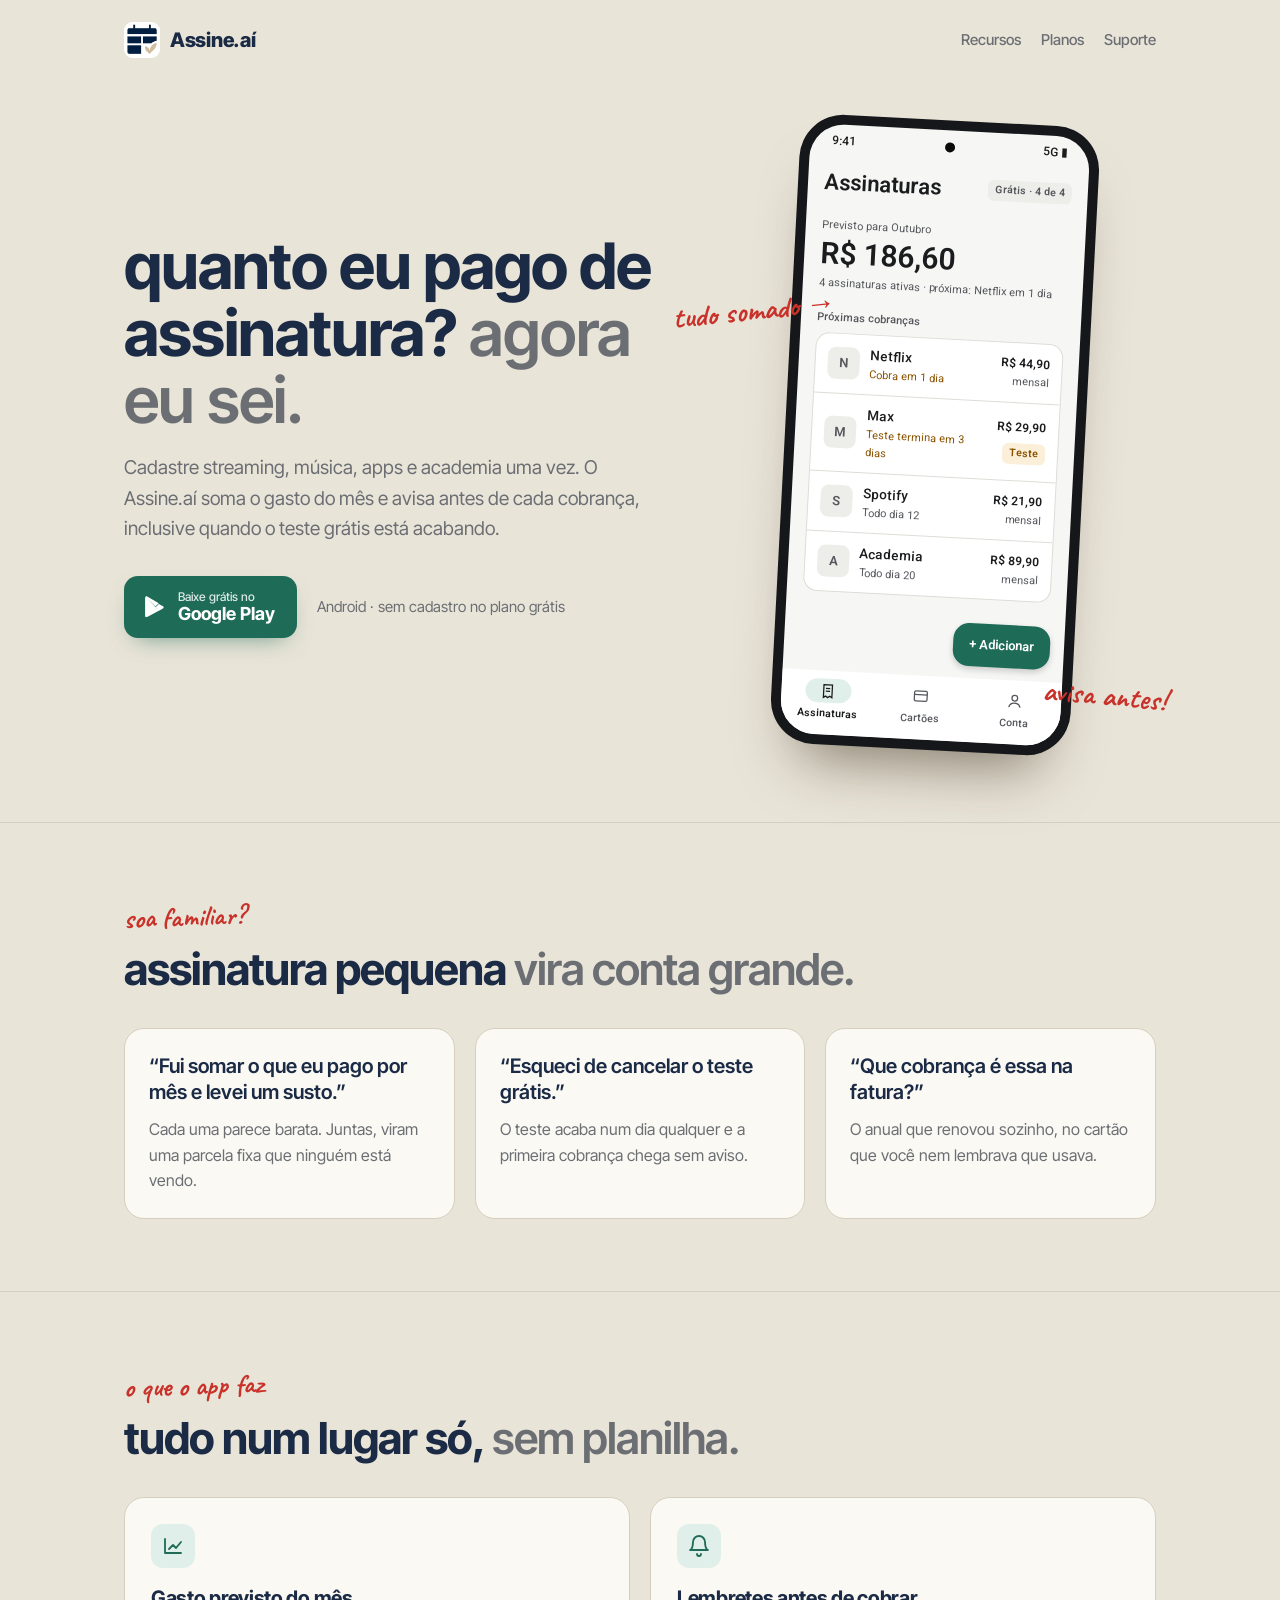
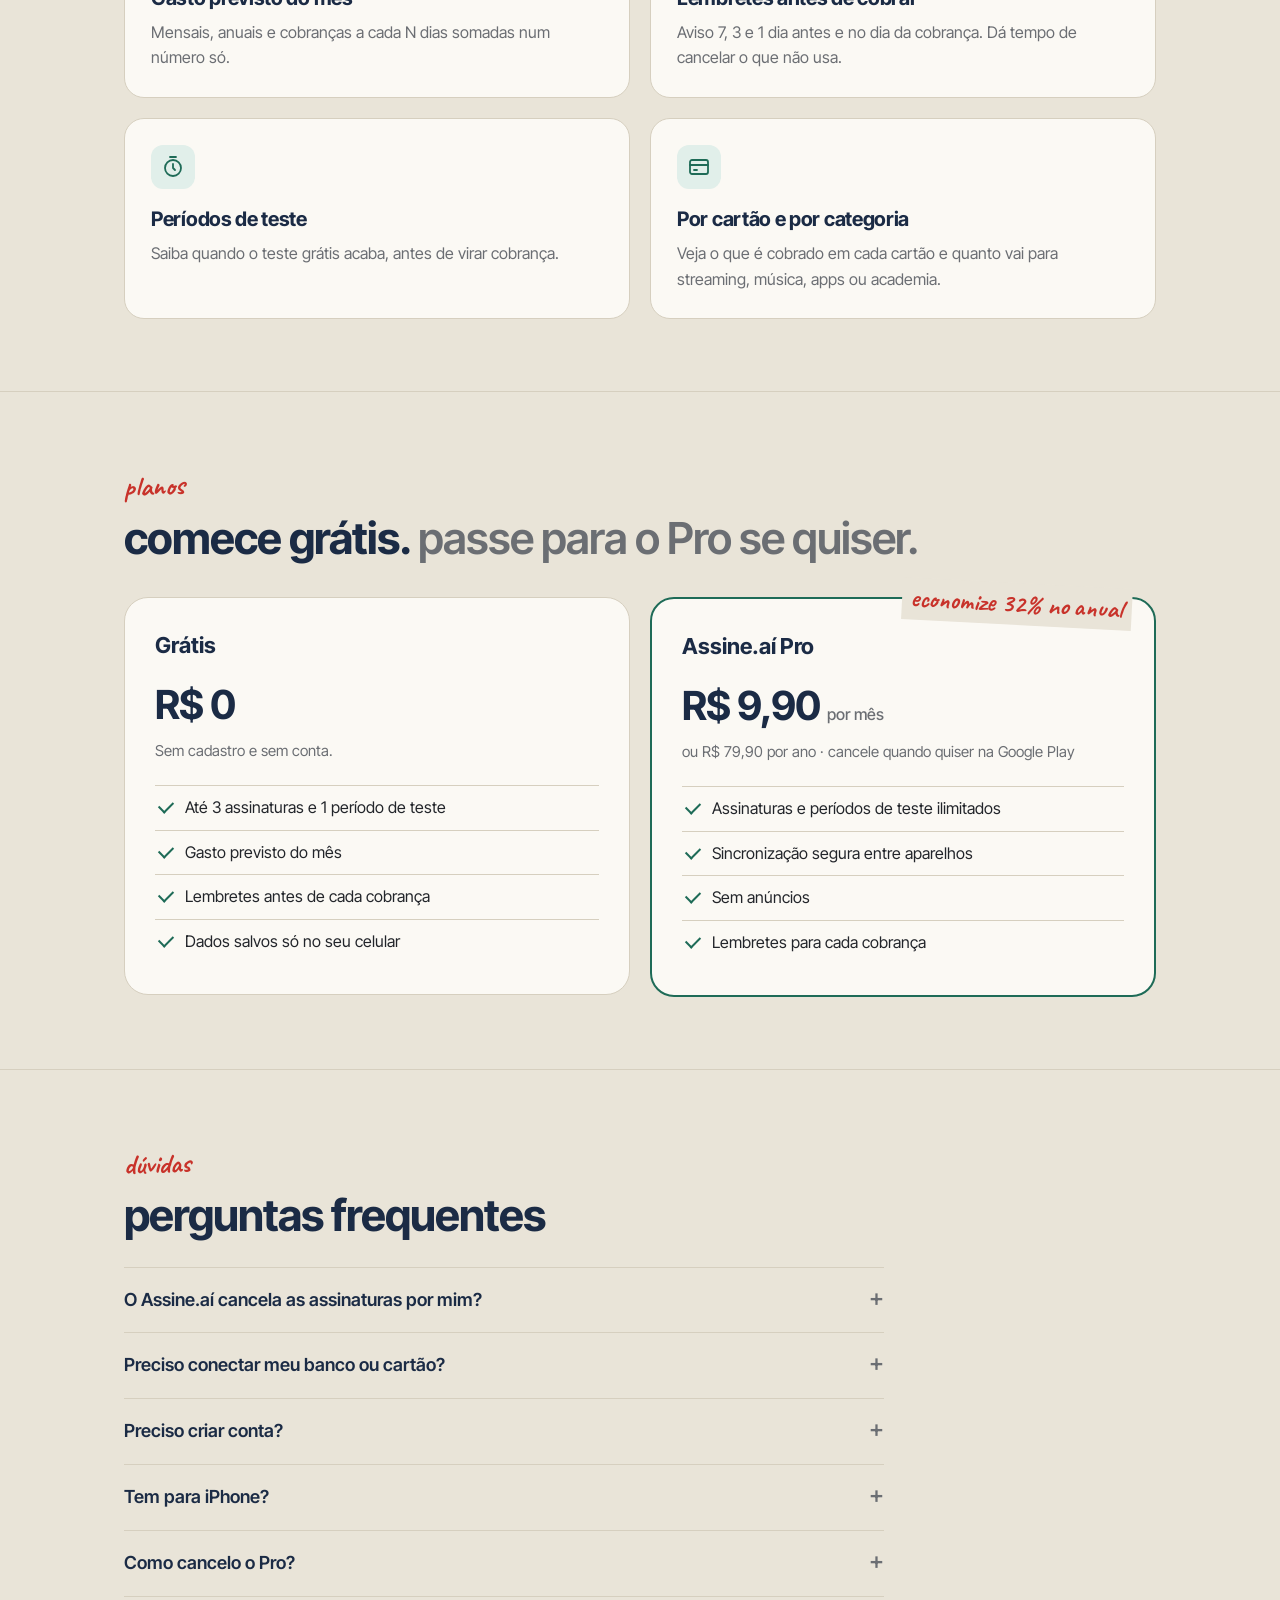
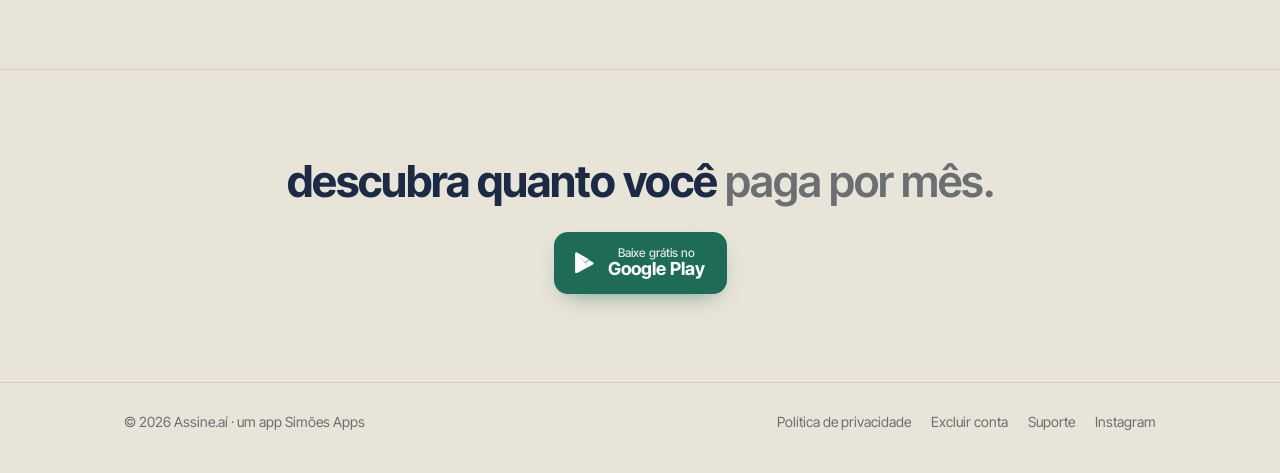
<file: index.html>
<!doctype html>
<html lang="pt-BR">
<head>
  <meta charset="utf-8">
  <meta name="viewport" content="width=device-width, initial-scale=1">
  <title>Assine.aí — suas assinaturas em um só lugar</title>
  <meta name="description" content="Organize suas assinaturas, veja quanto sai por mês e seja lembrado antes de cada cobrança. Grátis para Android.">
  <link rel="canonical" href="https://assineai.simoesapps.com.br/">
  <meta property="og:title" content="Assine.aí — suas assinaturas em um só lugar">
  <meta property="og:description" content="Veja quanto suas assinaturas custam por mês e seja lembrado antes de cada cobrança.">
  <meta property="og:image" content="https://assineai.simoesapps.com.br/icon.png">
  <meta property="og:url" content="https://assineai.simoesapps.com.br/">
  <meta property="og:locale" content="pt_BR">
  <link rel="icon" href="favicon.png">
  <link rel="preconnect" href="https://fonts.googleapis.com">
  <link rel="preconnect" href="https://fonts.gstatic.com" crossorigin>
  <link href="https://fonts.googleapis.com/css2?family=Caveat:wght@600;700&family=Inter+Tight:wght@500;600;700;800&family=Roboto:wght@400;500;600&display=swap" rel="stylesheet">
  <style>
    :root {
      --bg: #E9E4D8;
      --paper: #FBF9F4;
      --navy: #1B2B45;
      --grey: #6B6E73;
      --ink: #22252A;
      --pen: #C8322A;
      --line: #D6CFBF;
      --cta: #1E6B57;
      --cta-ink: #FFFFFF;
      /* app palette (light), used inside the phone */
      --a-ink: #1B1C1E; --a-soft: #55575C; --a-canvas: #F6F6F4; --a-surface: #FFFFFF;
      --a-muted: #EDEDEA; --a-line: #DDDDD8; --a-accent: #1E6B57; --a-wash: #E1EFEA;
      --a-warn: #8A5300; --a-warnwash: #FBEFD9;
      color-scheme: light;
    }
    @media (prefers-color-scheme: dark) {
      :root:not([data-theme="light"]) {
        --bg: #16181B; --paper: #1E2024; --navy: #E6E9EF; --grey: #9A9DA3; --ink: #E3E4E6;
        --pen: #F07A6E; --line: #2E3136; --cta: #7FC8AF; --cta-ink: #0F2A22;
        color-scheme: dark;
      }
    }
    :root[data-theme="dark"] {
      --bg: #16181B; --paper: #1E2024; --navy: #E6E9EF; --grey: #9A9DA3; --ink: #E3E4E6;
      --pen: #F07A6E; --line: #2E3136; --cta: #7FC8AF; --cta-ink: #0F2A22;
      color-scheme: dark;
    }

    * { box-sizing: border-box; }
    html { scroll-behavior: smooth; }
    body {
      margin: 0;
      background: var(--bg);
      color: var(--ink);
      font: 17px/1.6 'Inter Tight', system-ui, -apple-system, 'Segoe UI', Roboto, sans-serif;
      overflow-x: hidden;
    }
    a { color: inherit; }
    .wrap { max-width: 1080px; margin: 0 auto; padding: 0 24px; }

    /* header */
    .top { display: flex; align-items: center; justify-content: space-between; gap: 16px; padding-block: 22px; }
    .brand { display: flex; align-items: center; gap: 10px; text-decoration: none; font-weight: 800; font-size: 20px; color: var(--navy); letter-spacing: -0.3px; }
    .brand img { width: 36px; height: 36px; border-radius: 9px; background: #fff; }
    .top nav { display: flex; gap: 20px; font-size: 15px; }
    .top nav a { text-decoration: none; color: var(--grey); font-weight: 500; }
    .top nav a:hover { color: var(--navy); }

    /* hero */
    .hero { display: grid; grid-template-columns: 1.1fr 0.9fr; gap: 48px; align-items: center; padding-block: 40px 72px; }
    h1, h2 { color: var(--navy); font-weight: 700; letter-spacing: -1px; line-height: 1.05; margin: 0; }
    h1 { font-size: clamp(40px, 6vw, 64px); }
    h2 { font-size: clamp(30px, 4.4vw, 44px); }
    h1 span, h2 span { color: var(--grey); font-weight: 600; }
    .lead { font-size: 19px; color: var(--grey); margin: 20px 0 32px; max-width: 30em; }
    .pen { font-family: 'Caveat', cursive; color: var(--pen); font-weight: 700; line-height: 1; }

    .cta-row { display: flex; flex-wrap: wrap; align-items: center; gap: 16px 20px; }
    .play {
      display: inline-flex; align-items: center; gap: 12px;
      background: var(--cta); color: var(--cta-ink); text-decoration: none;
      padding: 14px 22px 14px 18px; border-radius: 14px; font-weight: 600; font-size: 17px;
      box-shadow: 0 10px 24px -12px rgba(30,107,87,.7);
      transition: transform .15s ease;
    }
    .play:hover { transform: translateY(-1px); }
    .play svg { width: 24px; height: 24px; flex: none; }
    .play small { display: block; font-size: 12px; font-weight: 500; opacity: .85; line-height: 1.1; }
    .play b { display: block; font-size: 18px; line-height: 1.15; }
    .cta-note { font-size: 15px; color: var(--grey); }

    /* phone */
    .stage { position: relative; display: flex; justify-content: center; }
    .phone {
      width: 300px; border-radius: 44px; background: #15171A; padding: 10px;
      box-shadow: 0 40px 60px -30px rgba(40,30,10,.55);
      transform: rotate(3deg);
    }
    .screen {
      border-radius: 34px; overflow: hidden; background: var(--a-canvas); color: var(--a-ink);
      font-family: Roboto, sans-serif; position: relative; height: 610px;
    }
    .sb { height: 30px; display: flex; justify-content: space-between; align-items: center; padding: 4px 22px 0; font-size: 12px; font-weight: 500; }
    .sb i { width: 10px; height: 10px; border-radius: 50%; background: #0b0b0c; }
    .dash { padding: 10px 16px; }
    .trow { display: flex; align-items: center; justify-content: space-between; }
    .trow h3 { margin: 0; font-size: 22px; font-weight: 600; }
    .pill { display: inline-block; padding: 2px 7px; border-radius: 6px; font-size: 10.5px; font-weight: 600; background: var(--a-muted); color: var(--a-soft); }
    .pill.warn { background: var(--a-warnwash); color: var(--a-warn); }
    .s { font-size: 11px; color: var(--a-soft); line-height: 1.4; }
    .big { font-size: 30px; font-weight: 600; line-height: 1.1; margin: 3px 0 6px; font-variant-numeric: tabular-nums; }
    .lbl { font-size: 11px; font-weight: 500; color: var(--a-soft); margin: 18px 0 6px; }
    .list { background: var(--a-surface); border: 1px solid var(--a-line); border-radius: 14px; overflow: hidden; }
    .tile { display: flex; align-items: center; gap: 10px; padding: 10px 12px; }
    .tile + .tile { border-top: 1px solid var(--a-line); }
    .av { width: 32px; height: 32px; border-radius: 8px; background: var(--a-muted); display: grid; place-items: center; color: var(--a-soft); font-weight: 600; font-size: 13px; flex: none; }
    .tm { flex: 1; min-width: 0; }
    .tn { font-size: 13.5px; font-weight: 500; }
    .td { font-size: 11px; color: var(--a-soft); }
    .td.warn { color: var(--a-warn); }
    .tr { text-align: right; }
    .tp { font-size: 12px; font-weight: 600; font-variant-numeric: tabular-nums; }
    .fab { position: absolute; right: 14px; bottom: 76px; background: var(--a-accent); color: #fff; border-radius: 16px; padding: 11px 16px; font-size: 13px; font-weight: 600; box-shadow: 0 3px 6px rgba(0,0,0,.18); }
    .nav { position: absolute; left: 0; right: 0; bottom: 0; height: 64px; background: var(--a-surface); display: flex; padding-top: 8px; }
    .nav div { flex: 1; display: flex; flex-direction: column; align-items: center; gap: 3px; font-size: 10.5px; font-weight: 500; color: var(--a-soft); }
    .nav span { width: 46px; height: 24px; border-radius: 12px; display: grid; place-items: center; }
    .nav span svg { width: 17px; height: 17px; fill: none; stroke: currentColor; stroke-width: 1.8; }
    .nav .on { color: var(--a-ink); font-weight: 600; }
    .nav .on span { background: var(--a-wash); }

    .note-pen { position: absolute; z-index: 2; font-size: 30px; transform: rotate(-6deg); white-space: nowrap; }
    .note-a { left: -40px; top: 175px; }
    .note-b { right: -10px; bottom: 40px; transform: rotate(5deg); }
    svg.ink { position: absolute; overflow: visible; pointer-events: none; }
    svg.ink path { fill: none; stroke: var(--pen); stroke-width: 3; stroke-linecap: round; stroke-linejoin: round; }

    /* sections */
    section { padding: 72px 0; }
    .rule { border-top: 1px solid var(--line); }
    .kicker { font-family: 'Caveat', cursive; color: var(--pen); font-size: 28px; font-weight: 700; margin: 0 0 6px; transform: rotate(-2deg); display: inline-block; }

    .pains { display: grid; grid-template-columns: repeat(3, 1fr); gap: 20px; margin-top: 36px; }
    .pain { background: var(--paper); border: 1px solid var(--line); border-radius: 20px; padding: 24px; }
    .pain q { display: block; font-size: 20px; font-weight: 600; color: var(--navy); line-height: 1.3; quotes: "“" "”"; }
    .pain p { margin: 12px 0 0; color: var(--grey); font-size: 16px; }

    .feats { display: grid; grid-template-columns: repeat(2, 1fr); gap: 20px; margin-top: 36px; }
    .feat { background: var(--paper); border: 1px solid var(--line); border-radius: 20px; padding: 26px; }
    .feat .ic { width: 44px; height: 44px; border-radius: 12px; background: var(--a-wash); color: var(--a-accent); display: grid; place-items: center; margin-bottom: 14px; }
    .feat .ic svg { width: 24px; height: 24px; fill: none; stroke: currentColor; stroke-width: 1.8; stroke-linecap: round; stroke-linejoin: round; }
    .feat h3 { margin: 0 0 6px; font-size: 20px; color: var(--navy); letter-spacing: -0.3px; }
    .feat p { margin: 0; color: var(--grey); font-size: 16px; }

    .plans { display: grid; grid-template-columns: repeat(2, 1fr); gap: 20px; margin-top: 36px; align-items: start; }
    .plan { background: var(--paper); border: 1px solid var(--line); border-radius: 24px; padding: 30px; position: relative; }
    .plan.pro { border: 2px solid var(--cta); }
    .plan h3 { margin: 0; font-size: 22px; color: var(--navy); }
    .price { font-size: 40px; font-weight: 700; color: var(--navy); letter-spacing: -1px; margin: 10px 0 2px; }
    .price small { font-size: 16px; font-weight: 500; color: var(--grey); letter-spacing: 0; }
    .alt { color: var(--grey); font-size: 15px; margin: 0; }
    .plan ul { list-style: none; padding: 0; margin: 22px 0 0; }
    .plan li { padding: 9px 0 9px 30px; position: relative; border-top: 1px solid var(--line); font-size: 16px; }
    .plan li::before { content: ""; position: absolute; left: 4px; top: 15px; width: 12px; height: 7px; border-left: 2.5px solid var(--cta); border-bottom: 2.5px solid var(--cta); transform: rotate(-45deg); }
    .tag { position: absolute; top: -16px; right: 22px; font-family: 'Caveat', cursive; font-size: 26px; font-weight: 700; color: var(--pen); background: var(--bg); padding: 0 8px; transform: rotate(3deg); }

    .faq { margin-top: 28px; max-width: 760px; }
    .faq details { border-top: 1px solid var(--line); padding: 18px 0; }
    .faq details:last-child { border-bottom: 1px solid var(--line); }
    .faq summary { cursor: pointer; font-weight: 600; font-size: 18px; color: var(--navy); list-style: none; display: flex; justify-content: space-between; gap: 16px; }
    .faq summary::-webkit-details-marker { display: none; }
    .faq summary::after { content: "+"; font-weight: 500; color: var(--grey); font-size: 24px; line-height: 1; }
    .faq details[open] summary::after { content: "–"; }
    .faq p { margin: 10px 0 0; color: var(--grey); }

    .final { text-align: center; padding: 88px 0; }
    .final h2 { margin-bottom: 28px; }
    .final .cta-row { justify-content: center; }

    footer { border-top: 1px solid var(--line); padding: 28px 0 40px; font-size: 14px; color: var(--grey); }
    footer .wrap { display: flex; flex-wrap: wrap; gap: 12px 24px; justify-content: space-between; }
    footer nav { display: flex; flex-wrap: wrap; gap: 8px 20px; }
    footer a { text-decoration: none; }
    footer a:hover { color: var(--navy); }

    @media (max-width: 860px) {
      .hero { grid-template-columns: 1fr; gap: 56px; padding-block-start: 48px; }
      .pains, .feats, .plans { grid-template-columns: 1fr; }
          }
    @media (max-width: 520px) {
      .wrap { padding: 0 16px; }
      .top nav { gap: 14px; font-size: 14px; }
      .top nav .hide-sm { display: none; }
      .phone { width: 264px; }
      .screen { height: 540px; }
      .note-pen { display: none; }
      section { padding: 56px 0; }
    }
    @media (prefers-reduced-motion: reduce) { html { scroll-behavior: auto; } .play { transition: none; } }
  </style>
</head>
<body>
  <header class="wrap top">
    <a class="brand" href="./"><img src="icon.png" alt="">Assine.aí</a>
    <nav>
      <a class="hide-sm" href="#recursos">Recursos</a>
      <a href="#planos">Planos</a>
      <a href="suporte.html">Suporte</a>
    </nav>
  </header>

  <main>
    <div class="wrap hero">
      <div>
        <h1>quanto eu pago de assinatura? <span>agora eu sei.</span></h1>
        <p class="lead">Cadastre streaming, música, apps e academia uma vez. O Assine.aí soma o gasto do mês e avisa antes de cada cobrança, inclusive quando o teste grátis está acabando.</p>
        <div class="cta-row">
          <a class="play" href="https://play.google.com/store/apps/details?id=com.gsimoes.app.subs_manager" rel="noopener">
            <svg viewBox="0 0 24 24" aria-hidden="true"><path fill="currentColor" d="M3.6 1.8c-.3.3-.5.8-.5 1.4v17.6c0 .6.2 1.1.5 1.4l.1.1 9.9-9.9v-.2L3.7 1.7l-.1.1Zm13.3 13.9-3.3-3.3v-.2l3.3-3.3.1.1 3.9 2.2c1.1.6 1.1 1.7 0 2.3l-3.9 2.2h-.1Zm-.1.1L13.4 12 3.6 21.8c.4.4.9.4 1.6.1l11.6-6.1M16.8 8.2 5.2 1.6c-.7-.4-1.2-.3-1.6.1l9.8 9.8 3.4-3.3Z"/></svg>
            <span><small>Baixe grátis no</small><b>Google Play</b></span>
          </a>
          <span class="cta-note">Android · sem cadastro no plano grátis</span>
        </div>
      </div>

      <div class="stage" aria-hidden="true">
        <span class="pen note-pen note-a">tudo somado →</span>
        <div class="phone">
          <div class="screen">
            <div class="sb"><span>9:41</span><i></i><span>5G ▮</span></div>
            <div class="dash">
              <div class="trow"><h3>Assinaturas</h3><span class="pill">Grátis · 4 de 4</span></div>
              <div style="margin-top:18px" class="s">Previsto para Outubro</div>
              <div class="big">R$ 186,60</div>
              <div class="s">4 assinaturas ativas · próxima: Netflix em 1 dia</div>
              <div class="lbl">Próximas cobranças</div>
              <div class="list">
                <div class="tile"><div class="av">N</div><div class="tm"><div class="tn">Netflix</div><div class="td warn">Cobra em 1 dia</div></div><div class="tr"><div class="tp">R$ 44,90</div><div class="td">mensal</div></div></div>
                <div class="tile"><div class="av">M</div><div class="tm"><div class="tn">Max</div><div class="td warn">Teste termina em 3 dias</div></div><div class="tr"><div class="tp">R$ 29,90</div><span class="pill warn">Teste</span></div></div>
                <div class="tile"><div class="av">S</div><div class="tm"><div class="tn">Spotify</div><div class="td">Todo dia 12</div></div><div class="tr"><div class="tp">R$ 21,90</div><div class="td">mensal</div></div></div>
                <div class="tile"><div class="av">A</div><div class="tm"><div class="tn">Academia</div><div class="td">Todo dia 20</div></div><div class="tr"><div class="tp">R$ 89,90</div><div class="td">mensal</div></div></div>
              </div>
            </div>
            <div class="fab">+ Adicionar</div>
            <div class="nav">
              <div class="on"><span><svg viewBox="0 0 24 24"><path d="M6 3h12v18l-3-2-3 2-3-2-3 2V3Z"/><path d="M9 8h6M9 12h6"/></svg></span>Assinaturas</div>
              <div><span><svg viewBox="0 0 24 24"><rect x="3" y="5" width="18" height="14" rx="2"/><path d="M3 10h18"/></svg></span>Cartões</div>
              <div><span><svg viewBox="0 0 24 24"><circle cx="12" cy="8" r="4"/><path d="M4 21c1-4 4-6 8-6s7 2 8 6"/></svg></span>Conta</div>
            </div>
          </div>
        </div>
        <span class="pen note-pen note-b">avisa antes!</span>
      </div>
    </div>

    <section class="rule">
      <div class="wrap">
        <p class="kicker">soa familiar?</p>
        <h2>assinatura pequena <span>vira conta grande.</span></h2>
        <div class="pains">
          <div class="pain"><q>Fui somar o que eu pago por mês e levei um susto.</q><p>Cada uma parece barata. Juntas, viram uma parcela fixa que ninguém está vendo.</p></div>
          <div class="pain"><q>Esqueci de cancelar o teste grátis.</q><p>O teste acaba num dia qualquer e a primeira cobrança chega sem aviso.</p></div>
          <div class="pain"><q>Que cobrança é essa na fatura?</q><p>O anual que renovou sozinho, no cartão que você nem lembrava que usava.</p></div>
        </div>
      </div>
    </section>

    <section class="rule" id="recursos">
      <div class="wrap">
        <p class="kicker">o que o app faz</p>
        <h2>tudo num lugar só, <span>sem planilha.</span></h2>
        <div class="feats">
          <div class="feat">
            <div class="ic"><svg viewBox="0 0 24 24"><path d="M4 19V5M4 19h16"/><path d="M8 15l4-4 3 3 5-6"/></svg></div>
            <h3>Gasto previsto do mês</h3>
            <p>Mensais, anuais e cobranças a cada N dias somadas num número só.</p>
          </div>
          <div class="feat">
            <div class="ic"><svg viewBox="0 0 24 24"><path d="M6 8a6 6 0 1 1 12 0c0 7 3 8 3 8H3s3-1 3-8"/><path d="M10 20a2 2 0 0 0 4 0"/></svg></div>
            <h3>Lembretes antes de cobrar</h3>
            <p>Aviso 7, 3 e 1 dia antes e no dia da cobrança. Dá tempo de cancelar o que não usa.</p>
          </div>
          <div class="feat">
            <div class="ic"><svg viewBox="0 0 24 24"><circle cx="12" cy="13" r="8"/><path d="M12 9v4l2 2M9 2h6"/></svg></div>
            <h3>Períodos de teste</h3>
            <p>Saiba quando o teste grátis acaba, antes de virar cobrança.</p>
          </div>
          <div class="feat">
            <div class="ic"><svg viewBox="0 0 24 24"><rect x="3" y="5" width="18" height="14" rx="2"/><path d="M3 10h18M7 15h3"/></svg></div>
            <h3>Por cartão e por categoria</h3>
            <p>Veja o que é cobrado em cada cartão e quanto vai para streaming, música, apps ou academia.</p>
          </div>
        </div>
      </div>
    </section>

    <section class="rule" id="planos">
      <div class="wrap">
        <p class="kicker">planos</p>
        <h2>comece grátis. <span>passe para o Pro se quiser.</span></h2>
        <div class="plans">
          <div class="plan">
            <h3>Grátis</h3>
            <div class="price">R$ 0</div>
            <p class="alt">Sem cadastro e sem conta.</p>
            <ul>
              <li>Até 3 assinaturas e 1 período de teste</li>
              <li>Gasto previsto do mês</li>
              <li>Lembretes antes de cada cobrança</li>
              <li>Dados salvos só no seu celular</li>
            </ul>
          </div>
          <div class="plan pro">
            <span class="tag">economize 32% no anual</span>
            <h3>Assine.aí Pro</h3>
            <div class="price">R$ 9,90 <small>por mês</small></div>
            <p class="alt">ou R$ 79,90 por ano · cancele quando quiser na Google Play</p>
            <ul>
              <li>Assinaturas e períodos de teste ilimitados</li>
              <li>Sincronização segura entre aparelhos</li>
              <li>Sem anúncios</li>
              <li>Lembretes para cada cobrança</li>
            </ul>
          </div>
        </div>
      </div>
    </section>

    <section class="rule">
      <div class="wrap">
        <p class="kicker">dúvidas</p>
        <h2>perguntas frequentes</h2>
        <div class="faq">
          <details>
            <summary>O Assine.aí cancela as assinaturas por mim?</summary>
            <p>Não. Ele mostra quanto você paga e avisa antes de cada cobrança. O cancelamento é feito no próprio serviço (Netflix, Spotify etc.).</p>
          </details>
          <details>
            <summary>Preciso conectar meu banco ou cartão?</summary>
            <p>Não. Você cadastra as assinaturas à mão. O cartão no app é só um nome para agrupar as cobranças, sem número nem dado bancário.</p>
          </details>
          <details>
            <summary>Preciso criar conta?</summary>
            <p>No plano grátis, não: tudo fica salvo só no seu celular. No Pro você entra com sua conta para sincronizar entre aparelhos.</p>
          </details>
          <details>
            <summary>Tem para iPhone?</summary>
            <p>Por enquanto o Assine.aí é só para Android.</p>
          </details>
          <details>
            <summary>Como cancelo o Pro?</summary>
            <p>Pela Google Play, em Pagamentos e assinaturas. Você mantém o Pro até o fim do período já pago.</p>
          </details>
        </div>
      </div>
    </section>

    <section class="rule final">
      <div class="wrap">
        <h2>descubra quanto você <span>paga por mês.</span></h2>
        <div class="cta-row">
          <a class="play" href="https://play.google.com/store/apps/details?id=com.gsimoes.app.subs_manager" rel="noopener">
            <svg viewBox="0 0 24 24" aria-hidden="true"><path fill="currentColor" d="M3.6 1.8c-.3.3-.5.8-.5 1.4v17.6c0 .6.2 1.1.5 1.4l.1.1 9.9-9.9v-.2L3.7 1.7l-.1.1Zm13.3 13.9-3.3-3.3v-.2l3.3-3.3.1.1 3.9 2.2c1.1.6 1.1 1.7 0 2.3l-3.9 2.2h-.1Zm-.1.1L13.4 12 3.6 21.8c.4.4.9.4 1.6.1l11.6-6.1M16.8 8.2 5.2 1.6c-.7-.4-1.2-.3-1.6.1l9.8 9.8 3.4-3.3Z"/></svg>
            <span><small>Baixe grátis no</small><b>Google Play</b></span>
          </a>
        </div>
      </div>
    </section>
  </main>

  <footer>
    <div class="wrap">
      <span>© 2026 Assine.aí · um app Simões Apps</span>
      <nav>
        <a href="privacidade.html">Política de privacidade</a>
        <a href="excluir-conta.html">Excluir conta</a>
        <a href="suporte.html">Suporte</a>
        <a href="https://instagram.com/assineai.app" rel="noopener">Instagram</a>
      </nav>
    </div>
  </footer>
</body>
</html>
</file>
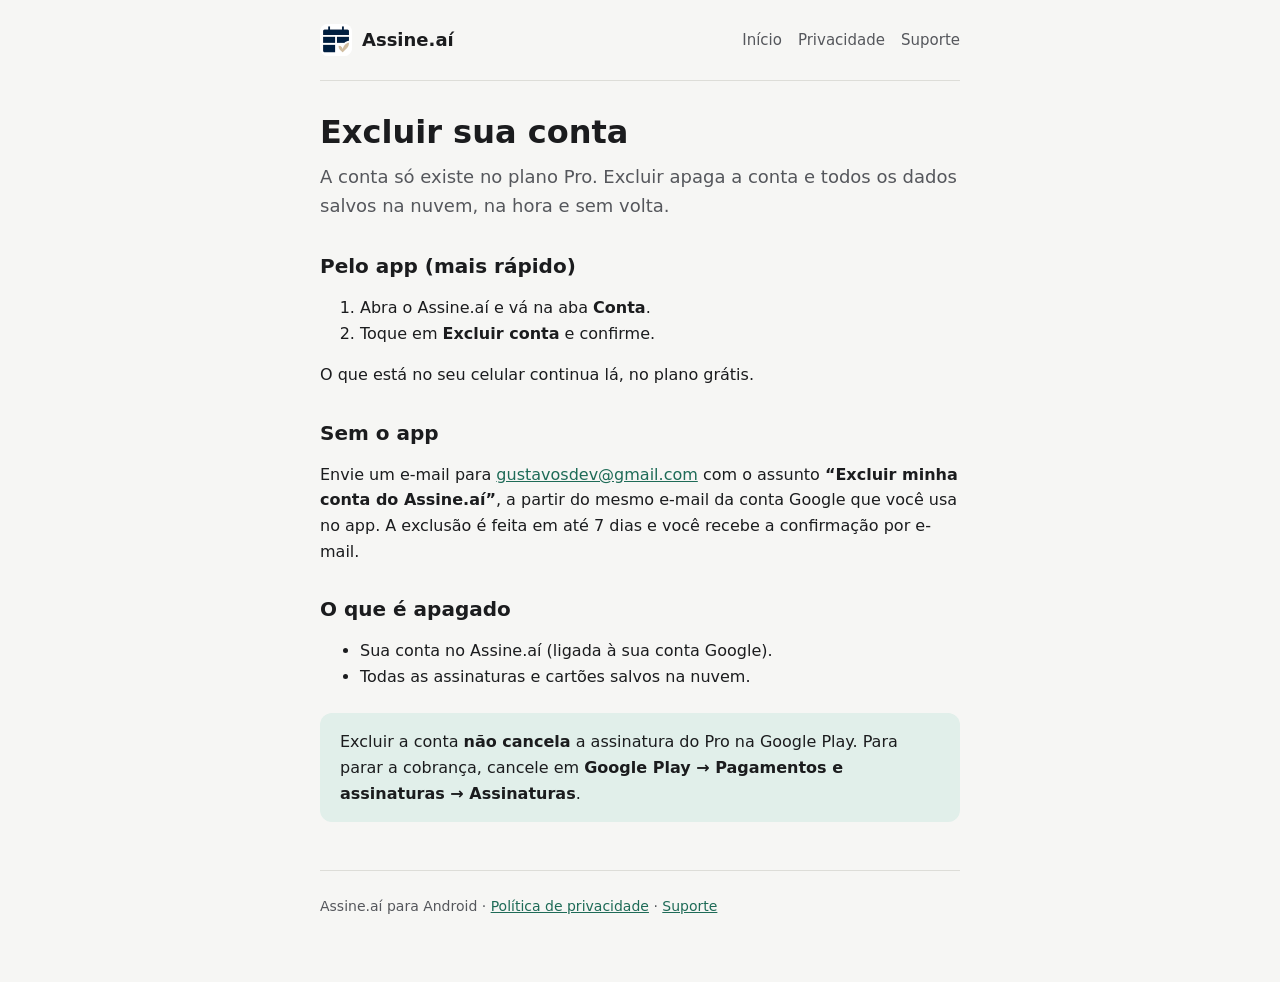
<file: excluir-conta.html>
<!doctype html>
<html lang="pt-BR">
<head>
  <meta charset="utf-8">
  <meta name="viewport" content="width=device-width, initial-scale=1">
  <title>Excluir conta — Assine.aí</title>
  <link rel="icon" href="favicon.png">
  <link rel="stylesheet" href="style.css">
</head>
<body>
  <div class="wrap">
    <header>
      <a class="brand" href="./"><img src="icon.png" alt="">Assine.aí</a>
      <nav>
        <a href="./">Início</a>
        <a href="privacidade.html">Privacidade</a>
        <a href="suporte.html">Suporte</a>
      </nav>
    </header>

    <main>
      <h1>Excluir sua conta</h1>
      <p class="lead">A conta só existe no plano Pro. Excluir apaga a conta e todos os dados salvos na nuvem, na hora e sem volta.</p>

      <h2>Pelo app (mais rápido)</h2>
      <ol>
        <li>Abra o Assine.aí e vá na aba <strong>Conta</strong>.</li>
        <li>Toque em <strong>Excluir conta</strong> e confirme.</li>
      </ol>
      <p>O que está no seu celular continua lá, no plano grátis.</p>

      <h2>Sem o app</h2>
      <p>Envie um e-mail para <a href="mailto:gustavosdev@gmail.com?subject=Excluir%20minha%20conta%20do%20Assine.a%C3%AD">gustavosdev@gmail.com</a> com o assunto <strong>“Excluir minha conta do Assine.aí”</strong>, a partir do mesmo e-mail da conta Google que você usa no app. A exclusão é feita em até 7 dias e você recebe a confirmação por e-mail.</p>

      <h2>O que é apagado</h2>
      <ul>
        <li>Sua conta no Assine.aí (ligada à sua conta Google).</li>
        <li>Todas as assinaturas e cartões salvos na nuvem.</li>
      </ul>

      <div class="note">
        Excluir a conta <strong>não cancela</strong> a assinatura do Pro na Google Play. Para parar a cobrança, cancele em <strong>Google Play → Pagamentos e assinaturas → Assinaturas</strong>.
      </div>
    </main>

    <footer>
      Assine.aí para Android · <a href="privacidade.html">Política de privacidade</a> · <a href="suporte.html">Suporte</a>
    </footer>
  </div>
</body>
</html>
</file>
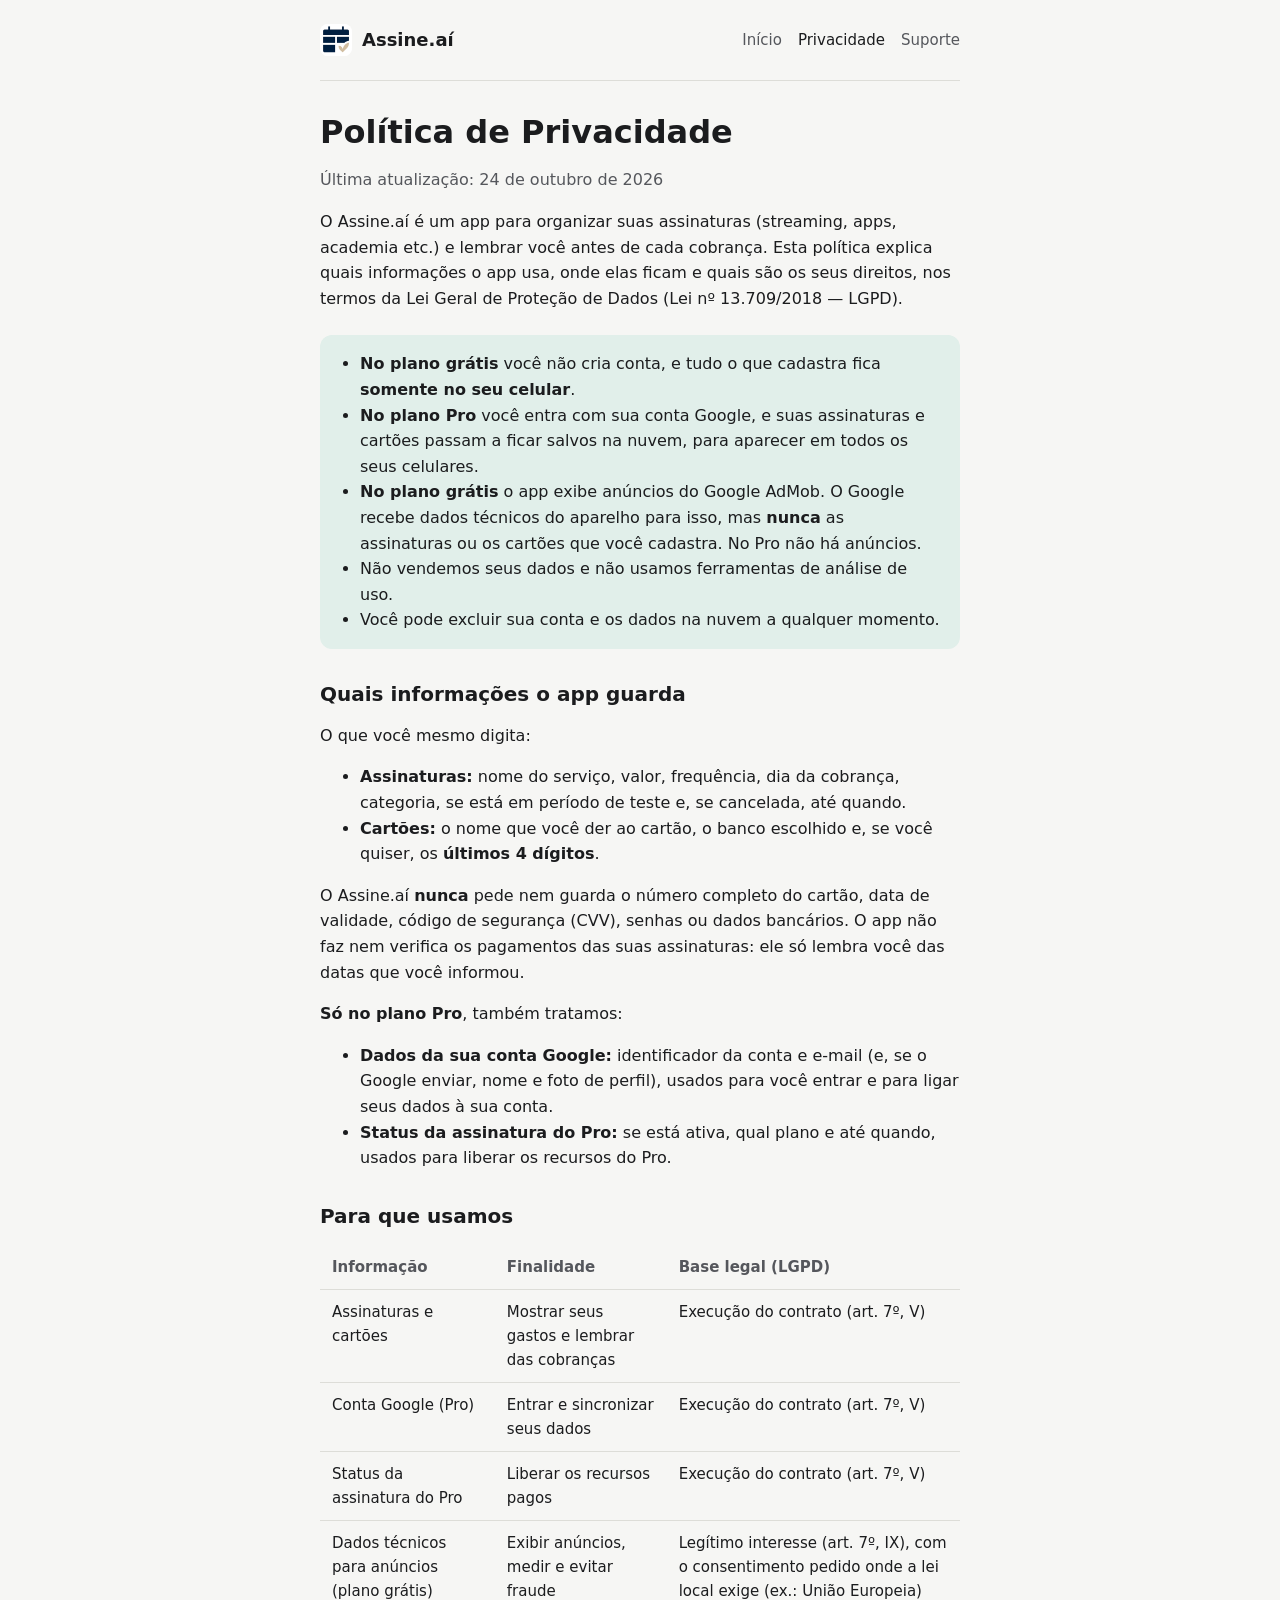
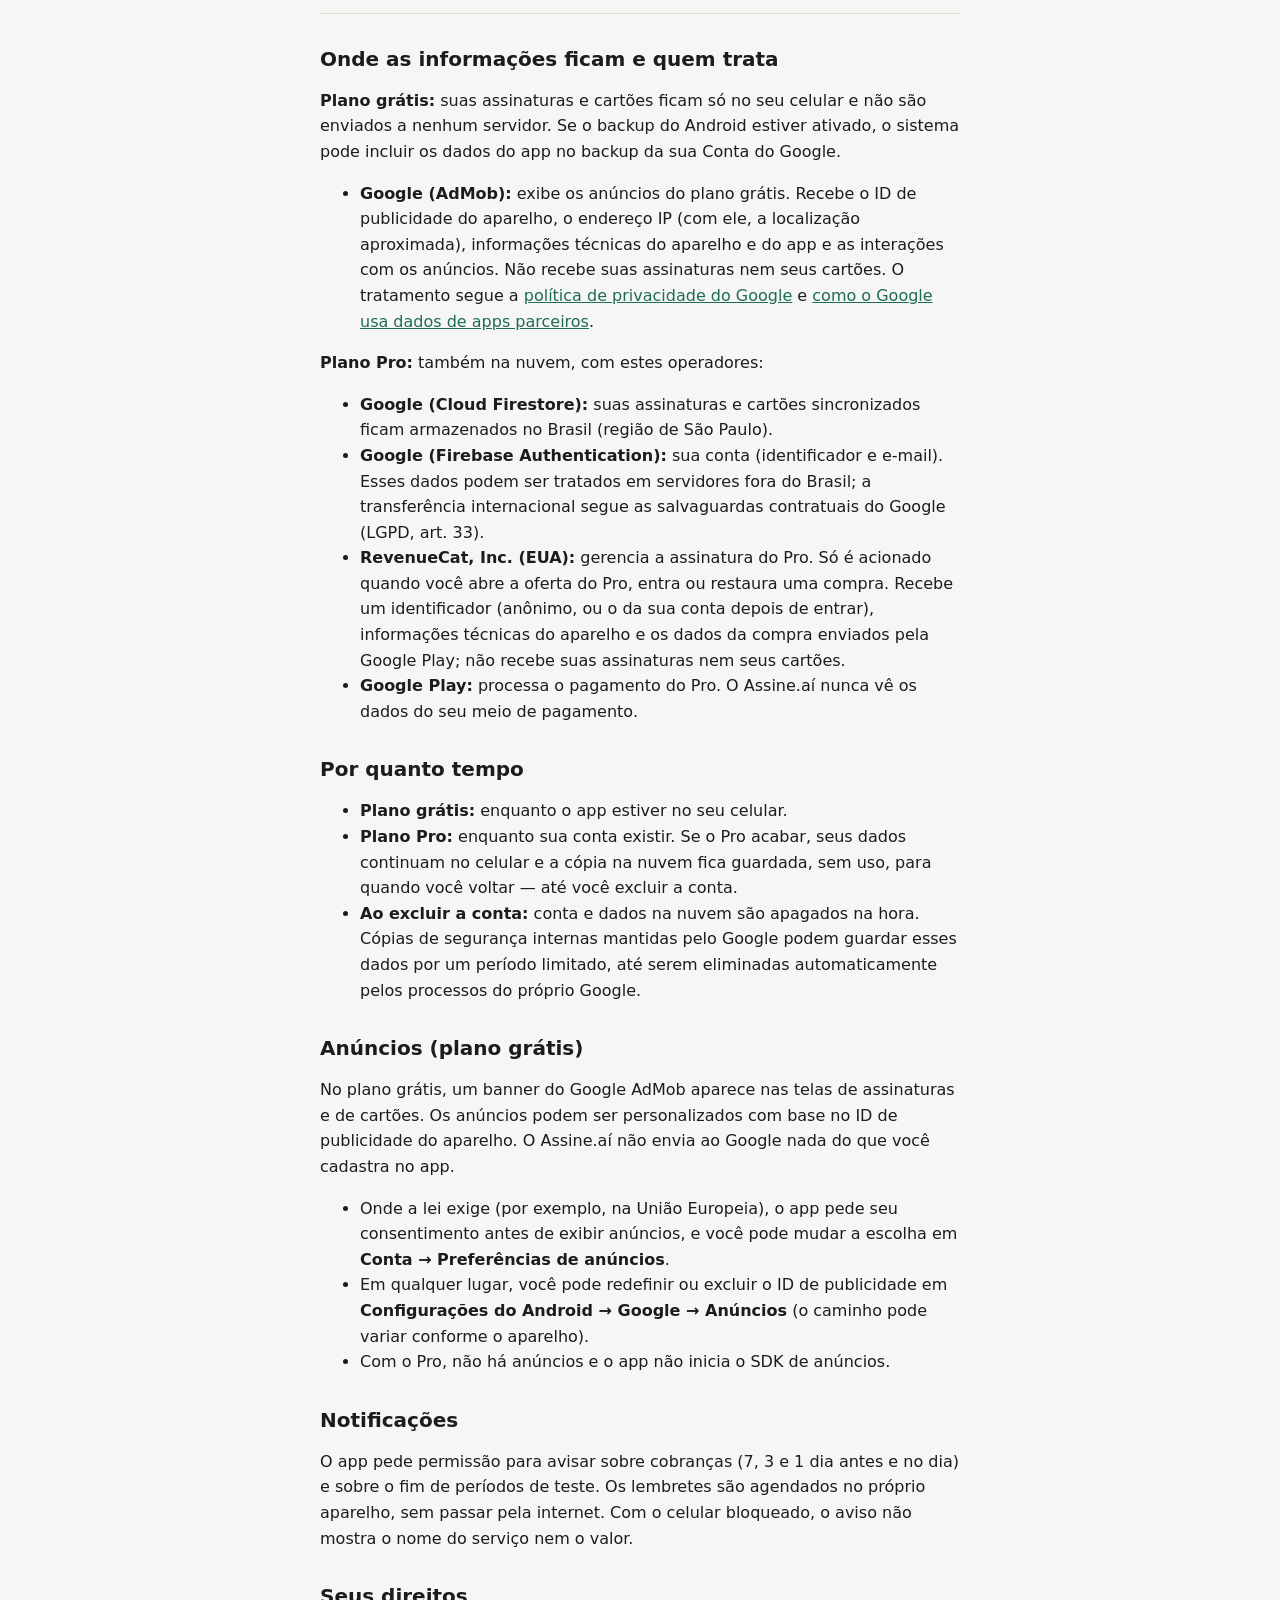
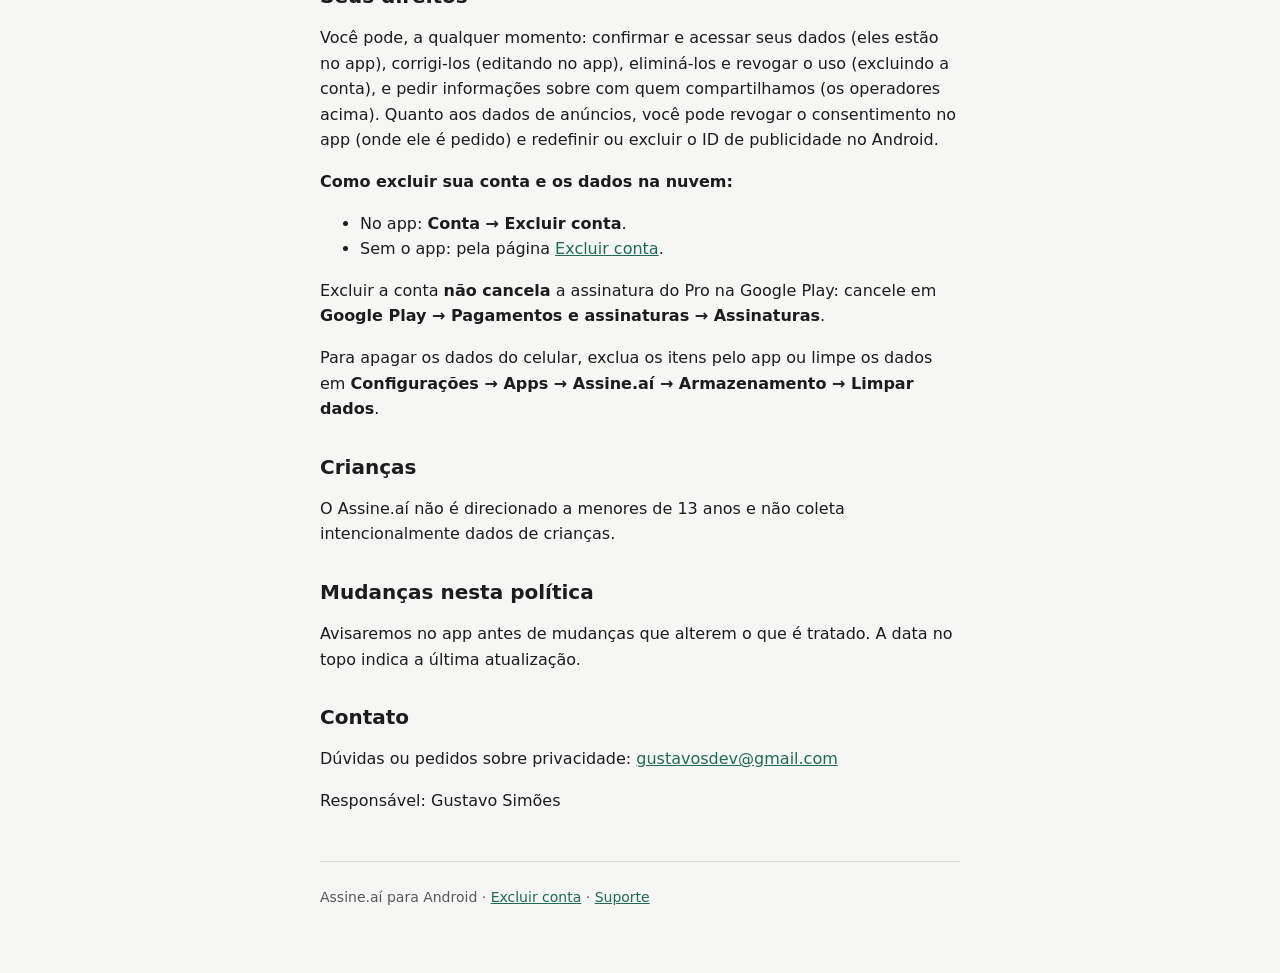
<file: privacidade.html>
<!doctype html>
<html lang="pt-BR">
<head>
  <meta charset="utf-8">
  <meta name="viewport" content="width=device-width, initial-scale=1">
  <title>Política de Privacidade — Assine.aí</title>
  <link rel="icon" href="favicon.png">
  <link rel="stylesheet" href="style.css">
</head>
<body>
  <div class="wrap">
    <header>
      <a class="brand" href="./"><img src="icon.png" alt="">Assine.aí</a>
      <nav>
        <a href="./">Início</a>
        <a href="privacidade.html" aria-current="page">Privacidade</a>
        <a href="suporte.html">Suporte</a>
      </nav>
    </header>

    <main>
      <h1>Política de Privacidade</h1>
      <p class="muted">Última atualização: 24 de outubro de 2026</p>

      <p>O Assine.aí é um app para organizar suas assinaturas (streaming, apps, academia etc.) e lembrar você antes de cada cobrança. Esta política explica quais informações o app usa, onde elas ficam e quais são os seus direitos, nos termos da Lei Geral de Proteção de Dados (Lei nº 13.709/2018 — LGPD).</p>

      <div class="note">
        <ul>
          <li><strong>No plano grátis</strong> você não cria conta, e tudo o que cadastra fica <strong>somente no seu celular</strong>.</li>
          <li><strong>No plano Pro</strong> você entra com sua conta Google, e suas assinaturas e cartões passam a ficar salvos na nuvem, para aparecer em todos os seus celulares.</li>
          <li><strong>No plano grátis</strong> o app exibe anúncios do Google AdMob. O Google recebe dados técnicos do aparelho para isso, mas <strong>nunca</strong> as assinaturas ou os cartões que você cadastra. No Pro não há anúncios.</li>
          <li>Não vendemos seus dados e não usamos ferramentas de análise de uso.</li>
          <li>Você pode excluir sua conta e os dados na nuvem a qualquer momento.</li>
        </ul>
      </div>

      <h2>Quais informações o app guarda</h2>
      <p>O que você mesmo digita:</p>
      <ul>
        <li><strong>Assinaturas:</strong> nome do serviço, valor, frequência, dia da cobrança, categoria, se está em período de teste e, se cancelada, até quando.</li>
        <li><strong>Cartões:</strong> o nome que você der ao cartão, o banco escolhido e, se você quiser, os <strong>últimos 4 dígitos</strong>.</li>
      </ul>
      <p>O Assine.aí <strong>nunca</strong> pede nem guarda o número completo do cartão, data de validade, código de segurança (CVV), senhas ou dados bancários. O app não faz nem verifica os pagamentos das suas assinaturas: ele só lembra você das datas que você informou.</p>
      <p><strong>Só no plano Pro</strong>, também tratamos:</p>
      <ul>
        <li><strong>Dados da sua conta Google:</strong> identificador da conta e e-mail (e, se o Google enviar, nome e foto de perfil), usados para você entrar e para ligar seus dados à sua conta.</li>
        <li><strong>Status da assinatura do Pro:</strong> se está ativa, qual plano e até quando, usados para liberar os recursos do Pro.</li>
      </ul>

      <h2>Para que usamos</h2>
      <div class="table-wrap">
        <table>
          <thead>
            <tr><th>Informação</th><th>Finalidade</th><th>Base legal (LGPD)</th></tr>
          </thead>
          <tbody>
            <tr><td>Assinaturas e cartões</td><td>Mostrar seus gastos e lembrar das cobranças</td><td>Execução do contrato (art. 7º, V)</td></tr>
            <tr><td>Conta Google (Pro)</td><td>Entrar e sincronizar seus dados</td><td>Execução do contrato (art. 7º, V)</td></tr>
            <tr><td>Status da assinatura do Pro</td><td>Liberar os recursos pagos</td><td>Execução do contrato (art. 7º, V)</td></tr>
            <tr><td>Dados técnicos para anúncios (plano grátis)</td><td>Exibir anúncios, medir e evitar fraude</td><td>Legítimo interesse (art. 7º, IX), com o consentimento pedido onde a lei local exige (ex.: União Europeia)</td></tr>
          </tbody>
        </table>
      </div>

      <h2>Onde as informações ficam e quem trata</h2>
      <p><strong>Plano grátis:</strong> suas assinaturas e cartões ficam só no seu celular e não são enviados a nenhum servidor. Se o backup do Android estiver ativado, o sistema pode incluir os dados do app no backup da sua Conta do Google.</p>
      <ul>
        <li><strong>Google (AdMob):</strong> exibe os anúncios do plano grátis. Recebe o ID de publicidade do aparelho, o endereço IP (com ele, a localização aproximada), informações técnicas do aparelho e do app e as interações com os anúncios. Não recebe suas assinaturas nem seus cartões. O tratamento segue a <a href="https://policies.google.com/privacy">política de privacidade do Google</a> e <a href="https://policies.google.com/technologies/partner-sites">como o Google usa dados de apps parceiros</a>.</li>
      </ul>
      <p><strong>Plano Pro:</strong> também na nuvem, com estes operadores:</p>
      <ul>
        <li><strong>Google (Cloud Firestore):</strong> suas assinaturas e cartões sincronizados ficam armazenados no Brasil (região de São Paulo).</li>
        <li><strong>Google (Firebase Authentication):</strong> sua conta (identificador e e-mail). Esses dados podem ser tratados em servidores fora do Brasil; a transferência internacional segue as salvaguardas contratuais do Google (LGPD, art. 33).</li>
        <li><strong>RevenueCat, Inc. (EUA):</strong> gerencia a assinatura do Pro. Só é acionado quando você abre a oferta do Pro, entra ou restaura uma compra. Recebe um identificador (anônimo, ou o da sua conta depois de entrar), informações técnicas do aparelho e os dados da compra enviados pela Google Play; não recebe suas assinaturas nem seus cartões.</li>
        <li><strong>Google Play:</strong> processa o pagamento do Pro. O Assine.aí nunca vê os dados do seu meio de pagamento.</li>
      </ul>

      <h2>Por quanto tempo</h2>
      <ul>
        <li><strong>Plano grátis:</strong> enquanto o app estiver no seu celular.</li>
        <li><strong>Plano Pro:</strong> enquanto sua conta existir. Se o Pro acabar, seus dados continuam no celular e a cópia na nuvem fica guardada, sem uso, para quando você voltar — até você excluir a conta.</li>
        <li><strong>Ao excluir a conta:</strong> conta e dados na nuvem são apagados na hora. Cópias de segurança internas mantidas pelo Google podem guardar esses dados por um período limitado, até serem eliminadas automaticamente pelos processos do próprio Google.</li>
      </ul>

      <h2>Anúncios (plano grátis)</h2>
      <p>No plano grátis, um banner do Google AdMob aparece nas telas de assinaturas e de cartões. Os anúncios podem ser personalizados com base no ID de publicidade do aparelho. O Assine.aí não envia ao Google nada do que você cadastra no app.</p>
      <ul>
        <li>Onde a lei exige (por exemplo, na União Europeia), o app pede seu consentimento antes de exibir anúncios, e você pode mudar a escolha em <strong>Conta → Preferências de anúncios</strong>.</li>
        <li>Em qualquer lugar, você pode redefinir ou excluir o ID de publicidade em <strong>Configurações do Android → Google → Anúncios</strong> (o caminho pode variar conforme o aparelho).</li>
        <li>Com o Pro, não há anúncios e o app não inicia o SDK de anúncios.</li>
      </ul>

      <h2>Notificações</h2>
      <p>O app pede permissão para avisar sobre cobranças (7, 3 e 1 dia antes e no dia) e sobre o fim de períodos de teste. Os lembretes são agendados no próprio aparelho, sem passar pela internet. Com o celular bloqueado, o aviso não mostra o nome do serviço nem o valor.</p>

      <h2>Seus direitos</h2>
      <p>Você pode, a qualquer momento: confirmar e acessar seus dados (eles estão no app), corrigi-los (editando no app), eliminá-los e revogar o uso (excluindo a conta), e pedir informações sobre com quem compartilhamos (os operadores acima). Quanto aos dados de anúncios, você pode revogar o consentimento no app (onde ele é pedido) e redefinir ou excluir o ID de publicidade no Android.</p>
      <p><strong>Como excluir sua conta e os dados na nuvem:</strong></p>
      <ul>
        <li>No app: <strong>Conta → Excluir conta</strong>.</li>
        <li>Sem o app: pela página <a href="excluir-conta.html">Excluir conta</a>.</li>
      </ul>
      <p>Excluir a conta <strong>não cancela</strong> a assinatura do Pro na Google Play: cancele em <strong>Google Play → Pagamentos e assinaturas → Assinaturas</strong>.</p>
      <p>Para apagar os dados do celular, exclua os itens pelo app ou limpe os dados em <strong>Configurações → Apps → Assine.aí → Armazenamento → Limpar dados</strong>.</p>

      <h2>Crianças</h2>
      <p>O Assine.aí não é direcionado a menores de 13 anos e não coleta intencionalmente dados de crianças.</p>

      <h2>Mudanças nesta política</h2>
      <p>Avisaremos no app antes de mudanças que alterem o que é tratado. A data no topo indica a última atualização.</p>

      <h2>Contato</h2>
      <p>Dúvidas ou pedidos sobre privacidade: <a href="mailto:gustavosdev@gmail.com">gustavosdev@gmail.com</a></p>
      <p>Responsável: Gustavo Simões</p>
    </main>

    <footer>
      Assine.aí para Android · <a href="excluir-conta.html">Excluir conta</a> · <a href="suporte.html">Suporte</a>
    </footer>
  </div>
</body>
</html>
</file>
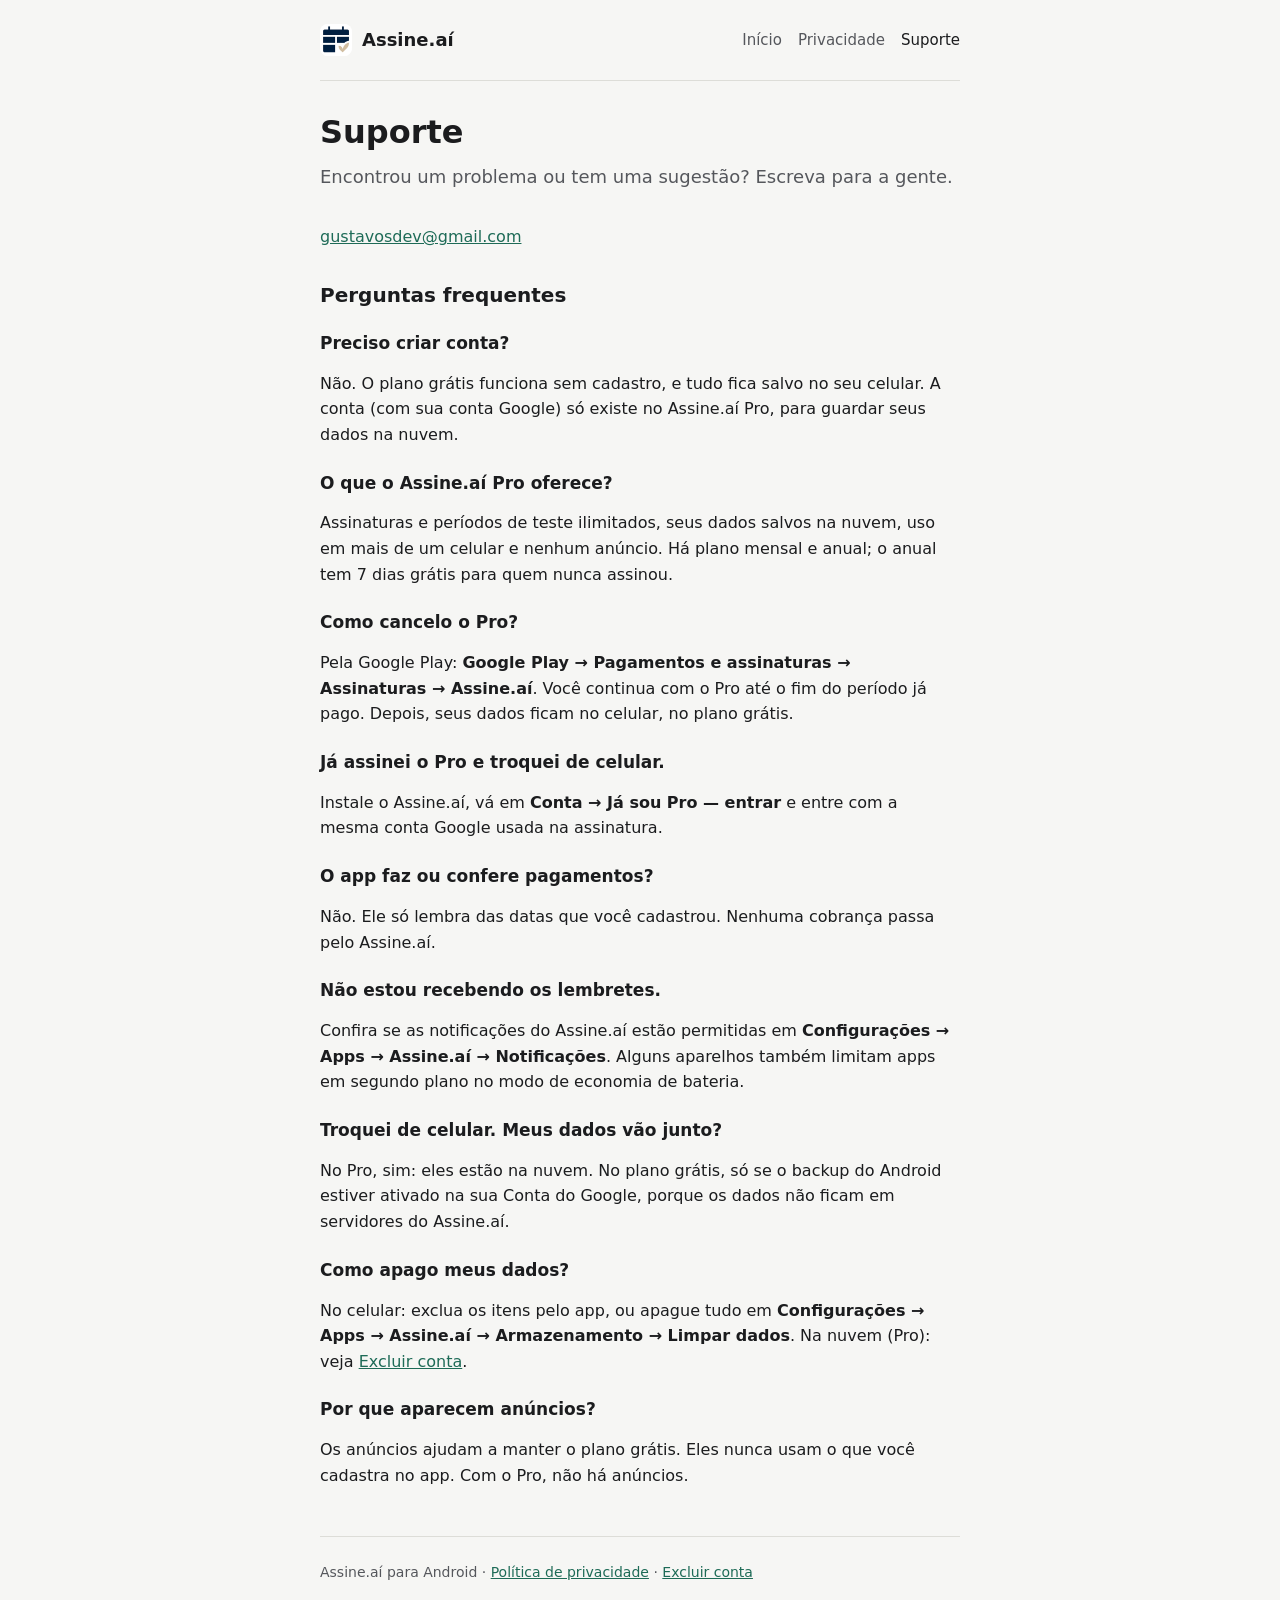
<file: suporte.html>
<!doctype html>
<html lang="pt-BR">
<head>
  <meta charset="utf-8">
  <meta name="viewport" content="width=device-width, initial-scale=1">
  <title>Suporte — Assine.aí</title>
  <link rel="icon" href="favicon.png">
  <link rel="stylesheet" href="style.css">
</head>
<body>
  <div class="wrap">
    <header>
      <a class="brand" href="./"><img src="icon.png" alt="">Assine.aí</a>
      <nav>
        <a href="./">Início</a>
        <a href="privacidade.html">Privacidade</a>
        <a href="suporte.html" aria-current="page">Suporte</a>
      </nav>
    </header>

    <main>
      <h1>Suporte</h1>
      <p class="lead">Encontrou um problema ou tem uma sugestão? Escreva para a gente.</p>
      <p><a href="mailto:gustavosdev@gmail.com?subject=Assine.a%C3%AD">gustavosdev@gmail.com</a></p>

      <h2>Perguntas frequentes</h2>

      <h3>Preciso criar conta?</h3>
      <p>Não. O plano grátis funciona sem cadastro, e tudo fica salvo no seu celular. A conta (com sua conta Google) só existe no Assine.aí Pro, para guardar seus dados na nuvem.</p>

      <h3>O que o Assine.aí Pro oferece?</h3>
      <p>Assinaturas e períodos de teste ilimitados, seus dados salvos na nuvem, uso em mais de um celular e nenhum anúncio. Há plano mensal e anual; o anual tem 7 dias grátis para quem nunca assinou.</p>

      <h3>Como cancelo o Pro?</h3>
      <p>Pela Google Play: <strong>Google Play → Pagamentos e assinaturas → Assinaturas → Assine.aí</strong>. Você continua com o Pro até o fim do período já pago. Depois, seus dados ficam no celular, no plano grátis.</p>

      <h3>Já assinei o Pro e troquei de celular.</h3>
      <p>Instale o Assine.aí, vá em <strong>Conta → Já sou Pro — entrar</strong> e entre com a mesma conta Google usada na assinatura.</p>

      <h3>O app faz ou confere pagamentos?</h3>
      <p>Não. Ele só lembra das datas que você cadastrou. Nenhuma cobrança passa pelo Assine.aí.</p>

      <h3>Não estou recebendo os lembretes.</h3>
      <p>Confira se as notificações do Assine.aí estão permitidas em <strong>Configurações → Apps → Assine.aí → Notificações</strong>. Alguns aparelhos também limitam apps em segundo plano no modo de economia de bateria.</p>

      <h3>Troquei de celular. Meus dados vão junto?</h3>
      <p>No Pro, sim: eles estão na nuvem. No plano grátis, só se o backup do Android estiver ativado na sua Conta do Google, porque os dados não ficam em servidores do Assine.aí.</p>

      <h3>Como apago meus dados?</h3>
      <p>No celular: exclua os itens pelo app, ou apague tudo em <strong>Configurações → Apps → Assine.aí → Armazenamento → Limpar dados</strong>. Na nuvem (Pro): veja <a href="excluir-conta.html">Excluir conta</a>.</p>

      <h3>Por que aparecem anúncios?</h3>
      <p>Os anúncios ajudam a manter o plano grátis. Eles nunca usam o que você cadastra no app. Com o Pro, não há anúncios.</p>
    </main>

    <footer>
      Assine.aí para Android · <a href="privacidade.html">Política de privacidade</a> · <a href="excluir-conta.html">Excluir conta</a>
    </footer>
  </div>
</body>
</html>
</file>
<file: style.css>
:root {
  --ink: #1b1c1e;
  --ink-soft: #55575c;
  --canvas: #f6f6f4;
  --surface: #ffffff;
  --line: #ddddd8;
  --accent: #1e6b57;
  --accent-wash: #e1efea;
  color-scheme: light dark;
}

@media (prefers-color-scheme: dark) {
  :root {
    --ink: #ececea;
    --ink-soft: #b0b1ae;
    --canvas: #121312;
    --surface: #1b1c1b;
    --line: #30312f;
    --accent: #7fc8af;
    --accent-wash: #1d2f29;
  }
}

* { box-sizing: border-box; }

body {
  margin: 0;
  background: var(--canvas);
  color: var(--ink);
  font: 16px/1.6 system-ui, -apple-system, "Segoe UI", Roboto, sans-serif;
}

.wrap {
  max-width: 680px;
  margin: 0 auto;
  padding: 24px 20px 64px;
}

header {
  display: flex;
  align-items: center;
  justify-content: space-between;
  gap: 16px;
  padding-bottom: 24px;
  border-bottom: 1px solid var(--line);
  margin-bottom: 32px;
}

.brand {
  display: flex;
  align-items: center;
  gap: 10px;
  color: var(--ink);
  text-decoration: none;
  font-weight: 600;
  font-size: 18px;
}

.brand img {
  width: 32px;
  height: 32px;
  border-radius: 8px;
  background: #fff;
}

nav { display: flex; gap: 16px; }
nav a { color: var(--ink-soft); text-decoration: none; font-size: 15px; }
nav a:hover, nav a[aria-current="page"] { color: var(--ink); }

h1 { font-size: 32px; line-height: 1.2; margin: 0 0 12px; font-weight: 650; }
h2 { font-size: 20px; line-height: 1.3; margin: 32px 0 8px; font-weight: 600; }
h3 { font-size: 17px; line-height: 1.35; margin: 24px 0 4px; font-weight: 600; }
p, li { color: var(--ink); }
.note ul { margin: 0; padding-left: 20px; }
.muted { color: var(--ink-soft); }
a { color: var(--accent); }

.lead { font-size: 18px; color: var(--ink-soft); margin: 0 0 32px; }

.features {
  list-style: none;
  padding: 0;
  margin: 0;
  background: var(--surface);
  border: 1px solid var(--line);
  border-radius: 16px;
}

.features li {
  padding: 16px 20px;
  border-top: 1px solid var(--line);
}

.features li:first-child { border-top: 0; }
.features strong { display: block; font-weight: 600; }
.features span { color: var(--ink-soft); font-size: 15px; }

.note {
  background: var(--accent-wash);
  border-radius: 12px;
  padding: 16px 20px;
  margin: 24px 0;
}

.table-wrap { overflow-x: auto; margin: 16px 0; }
table { border-collapse: collapse; width: 100%; font-size: 15px; }
th, td { text-align: left; vertical-align: top; padding: 10px 12px; border-bottom: 1px solid var(--line); }
th { font-weight: 600; color: var(--ink-soft); }

footer {
  margin-top: 48px;
  padding-top: 24px;
  border-top: 1px solid var(--line);
  font-size: 14px;
  color: var(--ink-soft);
}

@media (max-width: 480px) {
  header { flex-direction: column; align-items: flex-start; }
  h1 { font-size: 28px; }
}
</file>
